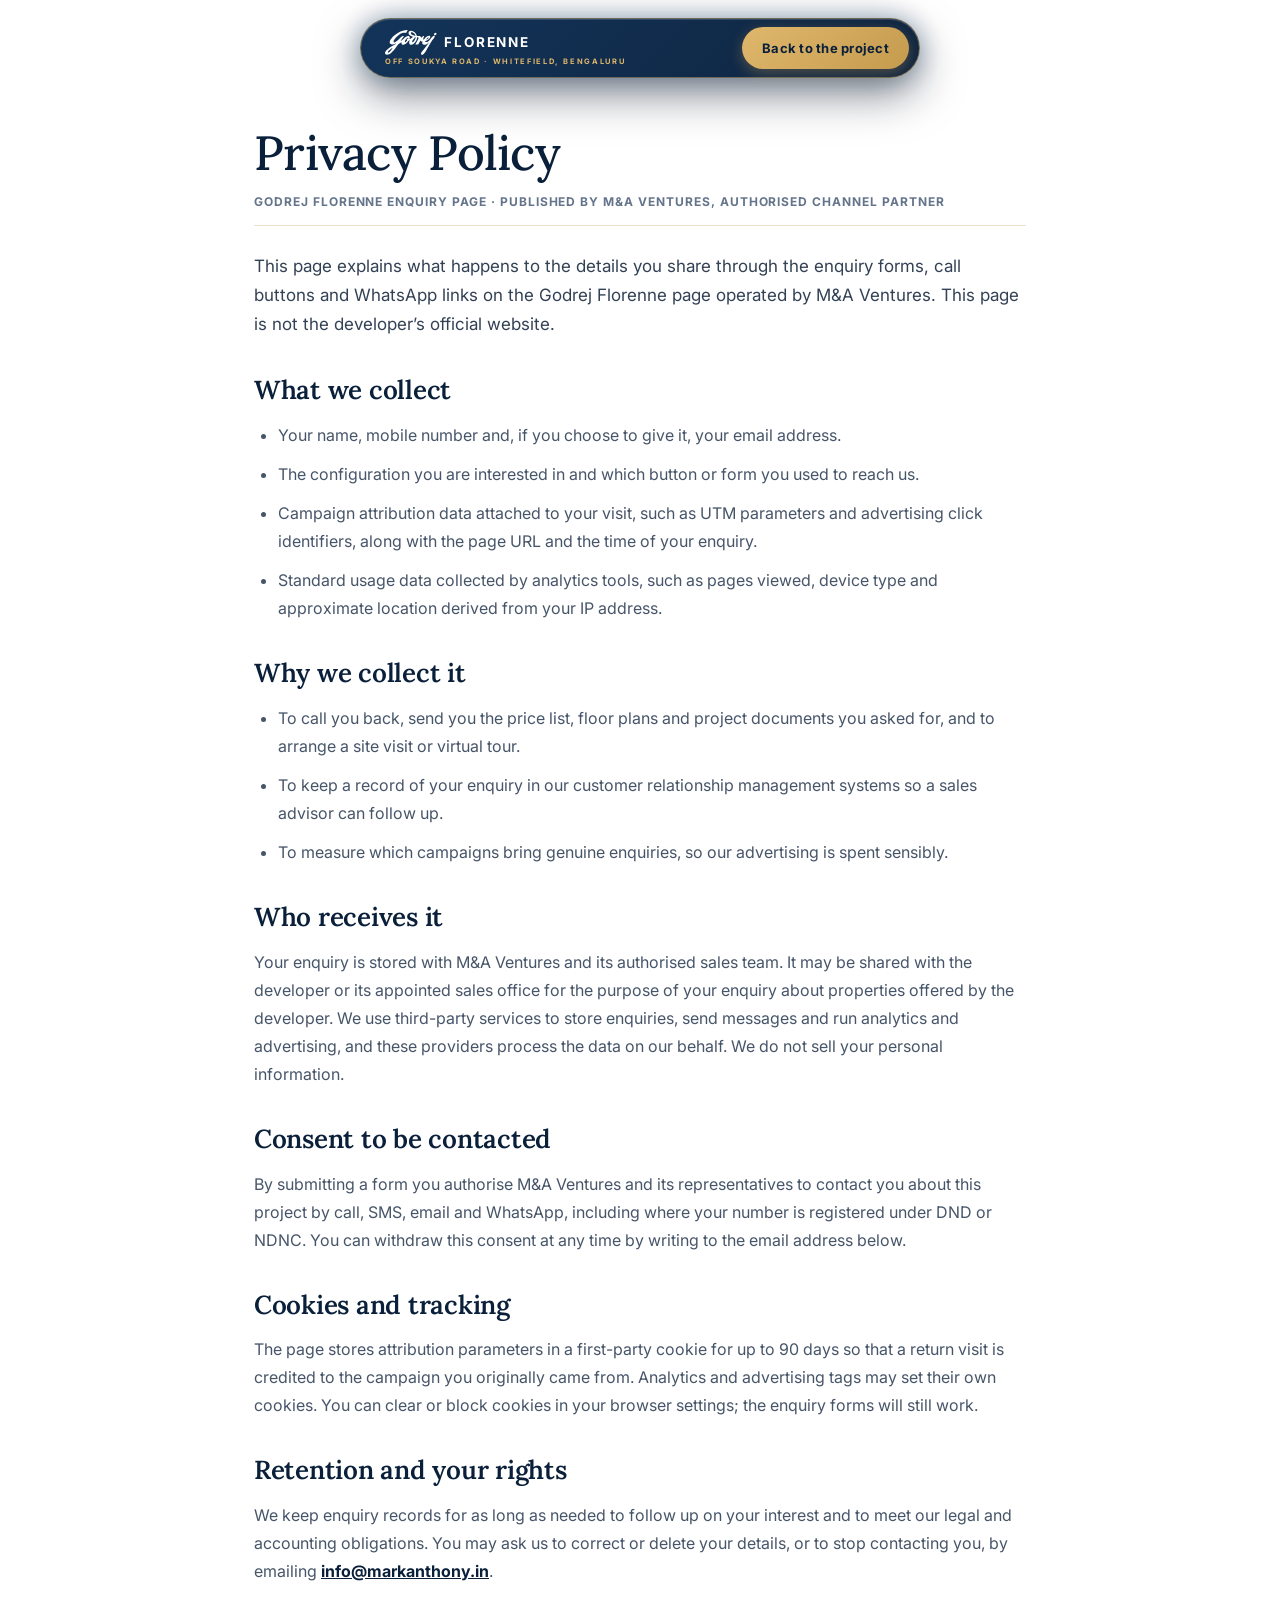
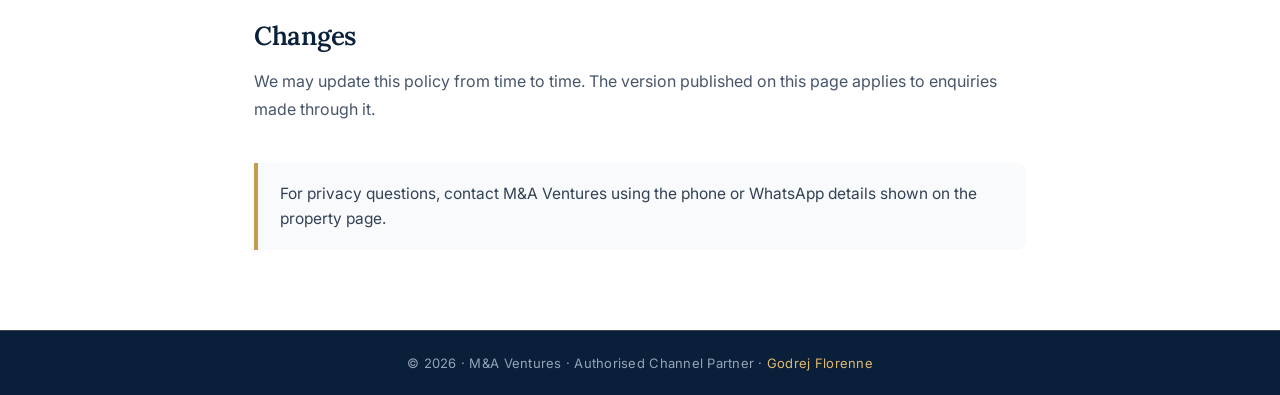
<file: privacy-policy.html>
<!DOCTYPE html>
<html lang="en-IN">
<head>
  <meta charset="UTF-8">
  <meta name="viewport" content="width=device-width, initial-scale=1.0">
  <meta name="theme-color" content="#0e325a">
  <meta name="description" content="Privacy policy for enquiries submitted through this property information page. Published by M&amp;A Ventures, Authorised Channel Partner for Godrej Florenne.">
  <title>Privacy Policy | Godrej Florenne · M&amp;A Ventures</title>
  <link rel="preconnect" href="https://fonts.googleapis.com">
  <link rel="preconnect" href="https://fonts.gstatic.com" crossorigin>
  <link rel="stylesheet" href="https://fonts.googleapis.com/css2?family=Inter:wght@400;500;600;700&family=Lora:ital,wght@0,400;0,500;0,600;0,700;1,400;1,600&display=swap">
  <style>
    :root {
      --navy: #0e325a;
      --navy-dark: #0a203a;
      --gold: #c59b4e;
      --gold-light: #dfb76c;
      --serif: "Lora", Georgia, "Times New Roman", serif;
      --sans: "Inter", -apple-system, BlinkMacSystemFont, "Segoe UI", Roboto, sans-serif;
    }

    *, *::before, *::after {
      box-sizing: border-box;
    }

    /* Hide scrollbars across all browsers */
    html,
    body {
      scrollbar-width: none !important;
      -ms-overflow-style: none !important;
    }

    ::-webkit-scrollbar,
    *::-webkit-scrollbar,
    html::-webkit-scrollbar,
    body::-webkit-scrollbar {
      display: none !important;
      width: 0 !important;
      height: 0 !important;
    }

    body {
      margin: 0;
      padding: 0;
      background-color: #ffffff;
      color: #24364b;
      min-height: 100vh;
      display: flex;
      flex-direction: column;
      font-family: var(--sans);
      -webkit-font-smoothing: antialiased;
      -moz-osx-font-smoothing: grayscale;
    }

    /* ==========================================================================
       Compact Floating Capsule Navbar (Exact 60px height matching landing page)
       ========================================================================== */
    .capsule-header {
      position: fixed;
      top: 18px;
      left: 50%;
      transform: translateX(-50%);
      z-index: 1000;
      width: min(560px, calc(100% - 24px));
      pointer-events: auto;
    }

    .capsule-shell {
      display: flex;
      align-items: center;
      justify-content: space-between;
      gap: 18px;
      height: 60px; /* Exact match with landing page .nav-shell */
      padding: 0 10px 0 24px;
      border-radius: 9999px;
      background: linear-gradient(135deg, rgba(14, 48, 86, 0.98) 0%, rgba(10, 32, 60, 0.98) 100%);
      border: 1.5px solid rgba(223, 183, 108, 0.45);
      box-shadow:
        0 16px 44px rgba(6, 20, 38, 0.5),
        0 0 24px rgba(18, 62, 109, 0.35),
        inset 0 1px 0 rgba(255, 255, 255, 0.15);
      backdrop-filter: blur(20px);
      -webkit-backdrop-filter: blur(20px);
    }

    .capsule-brand {
      display: flex;
      flex-direction: column;
      justify-content: center;
      text-decoration: none;
      min-width: 0;
    }

    .brand-title-wrap {
      display: inline-flex;
      align-items: center;
      gap: 7px;
      line-height: 1;
    }

    .brand-godrej-svg {
      width: 52px;
      height: 25px;
      object-fit: contain;
      filter: brightness(0) invert(1);
    }

    .brand-florenne-text {
      font-size: 13.5px;
      font-weight: 700;
      letter-spacing: 0.14em;
      color: #ffffff;
      white-space: nowrap;
    }

    .capsule-subtitle {
      font-family: var(--sans);
      font-size: 7.5px;
      font-weight: 700;
      letter-spacing: 0.22em;
      text-transform: uppercase;
      color: #dfb76c; /* Same gold address color as landing page */
      line-height: 1;
      margin-top: 3px;
      white-space: nowrap;
      overflow: hidden;
      text-overflow: ellipsis;
    }

    .capsule-back-btn {
      display: inline-flex;
      align-items: center;
      justify-content: center;
      height: 42px;
      padding: 0 20px;
      border-radius: 9999px;
      background: linear-gradient(135deg, var(--gold-light) 0%, var(--gold) 100%);
      color: var(--navy-dark);
      font-family: var(--sans);
      font-size: 13px;
      font-weight: 700;
      letter-spacing: 0.02em;
      text-decoration: none;
      white-space: nowrap;
      flex-shrink: 0;
      box-shadow: 0 4px 14px rgba(197, 155, 78, 0.35);
      transition: transform 0.2s ease, box-shadow 0.2s ease, filter 0.2s ease;
    }

    .capsule-back-btn:hover,
    .capsule-back-btn:focus-visible {
      transform: translateY(-1px);
      filter: brightness(1.05);
      box-shadow: 0 6px 18px rgba(197, 155, 78, 0.5);
      outline: none;
    }

    /* ==========================================================================
       Centered Privacy Policy Content (Increased Font Size & Clean Typography)
       ========================================================================== */
    .privacy-content-wrap {
      flex: 1 0 auto;
      max-width: 820px;
      width: 100%;
      margin: 0 auto;
      padding: 125px 24px 64px;
      box-sizing: border-box;
    }

    .privacy-heading {
      font-family: var(--serif);
      font-size: clamp(38px, 5.2vw, 48px);
      font-weight: 500;
      color: var(--navy-dark);
      letter-spacing: -0.015em;
      line-height: 1.18;
      margin: 0 0 12px;
    }

    .privacy-eyebrow {
      font-size: 12px;
      font-weight: 700;
      letter-spacing: 0.08em;
      text-transform: uppercase;
      color: #64748b;
      margin: 0 0 26px;
      padding-bottom: 16px;
      border-bottom: 1px solid rgba(197, 155, 78, 0.3);
    }

    .privacy-intro {
      font-size: 17px;
      line-height: 1.72;
      color: #334155;
      margin: 0 0 32px;
    }

    .policy-section {
      margin-top: 34px;
    }

    .policy-section h2 {
      font-family: var(--serif);
      font-size: clamp(22px, 3.2vw, 26px);
      font-weight: 600;
      color: var(--navy-dark);
      letter-spacing: -0.01em;
      margin: 0 0 14px;
      line-height: 1.3;
    }

    .policy-section p {
      font-size: 16px;
      line-height: 1.75;
      color: #475569;
      margin: 0 0 16px;
    }

    .policy-section ul {
      margin: 0 0 20px;
      padding-left: 24px;
    }

    .policy-section li {
      font-size: 16px;
      line-height: 1.75;
      color: #475569;
      margin-bottom: 11px;
    }

    .policy-contact-box {
      margin-top: 40px;
      padding: 18px 22px;
      background: #f8fafc;
      border-left: 4px solid var(--gold);
      border-radius: 0 8px 8px 0;
      font-size: 15.5px;
      line-height: 1.65;
      color: #334155;
    }

    /* Footer */
    .privacy-footer {
      flex-shrink: 0;
      background: var(--navy-dark);
      color: #94a3b8;
      padding: 24px 20px;
      text-align: center;
      font-size: 13px;
      letter-spacing: 0.02em;
      border-top: 1px solid rgba(223, 183, 108, 0.25);
    }

    .privacy-footer a {
      color: var(--gold-light);
      text-decoration: none;
    }

    .privacy-footer a:hover {
      text-decoration: underline;
    }

    /* Responsive */
    @media (max-width: 600px) {
      .capsule-header {
        top: 10px;
        width: calc(100% - 16px);
      }

      .capsule-shell {
        height: 52px;
        padding: 0 8px 0 14px;
        gap: 12px;
      }

      .brand-godrej-svg {
        width: 44px;
        height: 20px;
      }

      .brand-florenne-text {
        font-size: 11.5px;
      }

      .capsule-subtitle {
        font-size: 6px;
        font-weight: 700;
        letter-spacing: 0.14em;
        color: #dfb76c;
      }

      .capsule-back-btn {
        height: 36px;
        padding: 0 14px;
        font-size: 11.5px;
      }

      .privacy-content-wrap {
        padding: 95px 18px 48px;
      }

      .privacy-heading {
        font-size: 32px;
      }

      .privacy-intro {
        font-size: 15.5px;
      }

      .policy-section h2 {
        font-size: 21px;
      }

      .policy-section p,
      .policy-section li {
        font-size: 15px;
      }
    }
  </style>
</head>
<body>

  <!-- Centered Navbar: Godrej Florenne address + Back to project button (Exact 60px height) -->
  <header class="capsule-header">
    <div class="capsule-shell">
      <a class="capsule-brand" href="./" aria-label="Back to Godrej Florenne property page">
        <div class="brand-title-wrap">
          <img class="brand-godrej-svg" src="assets/godrej-signature.svg" alt="" aria-hidden="true" width="52" height="25">
          <span class="brand-florenne-text">FLORENNE</span>
        </div>
        <span class="capsule-subtitle">OFF SOUKYA ROAD · WHITEFIELD, BENGALURU</span>
      </a>
      <a class="capsule-back-btn" href="./">Back to the project</a>
    </div>
  </header>

  <!-- Centered Privacy Policy Content with enhanced readability font sizing -->
  <main class="privacy-content-wrap">
    <h1 class="privacy-heading">Privacy Policy</h1>
    <p class="privacy-eyebrow">GODREJ FLORENNE ENQUIRY PAGE · PUBLISHED BY M&amp;A VENTURES, AUTHORISED CHANNEL PARTNER</p>
    <p class="privacy-intro">This page explains what happens to the details you share through the enquiry forms, call buttons and WhatsApp links on the Godrej Florenne page operated by M&amp;A Ventures. This page is not the developer’s official website.</p>

    <section class="policy-section">
      <h2>What we collect</h2>
      <ul>
        <li>Your name, mobile number and, if you choose to give it, your email address.</li>
        <li>The configuration you are interested in and which button or form you used to reach us.</li>
        <li>Campaign attribution data attached to your visit, such as UTM parameters and advertising click identifiers, along with the page URL and the time of your enquiry.</li>
        <li>Standard usage data collected by analytics tools, such as pages viewed, device type and approximate location derived from your IP address.</li>
      </ul>
    </section>

    <section class="policy-section">
      <h2>Why we collect it</h2>
      <ul>
        <li>To call you back, send you the price list, floor plans and project documents you asked for, and to arrange a site visit or virtual tour.</li>
        <li>To keep a record of your enquiry in our customer relationship management systems so a sales advisor can follow up.</li>
        <li>To measure which campaigns bring genuine enquiries, so our advertising is spent sensibly.</li>
      </ul>
    </section>

    <section class="policy-section">
      <h2>Who receives it</h2>
      <p>Your enquiry is stored with M&amp;A Ventures and its authorised sales team. It may be shared with the developer or its appointed sales office for the purpose of your enquiry about properties offered by the developer. We use third-party services to store enquiries, send messages and run analytics and advertising, and these providers process the data on our behalf. We do not sell your personal information.</p>
    </section>

    <section class="policy-section">
      <h2>Consent to be contacted</h2>
      <p>By submitting a form you authorise M&amp;A Ventures and its representatives to contact you about this project by call, SMS, email and WhatsApp, including where your number is registered under DND or NDNC. You can withdraw this consent at any time by writing to the email address below.</p>
    </section>

    <section class="policy-section">
      <h2>Cookies and tracking</h2>
      <p>The page stores attribution parameters in a first-party cookie for up to 90 days so that a return visit is credited to the campaign you originally came from. Analytics and advertising tags may set their own cookies. You can clear or block cookies in your browser settings; the enquiry forms will still work.</p>
    </section>

    <section class="policy-section">
      <h2>Retention and your rights</h2>
      <p>We keep enquiry records for as long as needed to follow up on your interest and to meet our legal and accounting obligations. You may ask us to correct or delete your details, or to stop contacting you, by emailing <a style="color: #0a203a; font-weight: 700; text-decoration: underline;" href="mailto:info@markanthony.in">info@markanthony.in</a>.</p>
    </section>

    <section class="policy-section">
      <h2>Changes</h2>
      <p>We may update this policy from time to time. The version published on this page applies to enquiries made through it.</p>
    </section>

    <p class="policy-contact-box">For privacy questions, contact M&amp;A Ventures using the phone or WhatsApp details shown on the property page.</p>
  </main>

  <!-- Clean Branded Footer -->
  <footer class="privacy-footer">
    &copy; <span id="policy-year">2026</span> · M&amp;A Ventures · Authorised Channel Partner · <a href="./">Godrej Florenne</a>
  </footer>

  <script>
    (() => {
      "use strict";
      const yr = document.getElementById("policy-year");
      if (yr) yr.textContent = new Date().getFullYear();
    })();
  </script>
</body>
</html>
</file>
